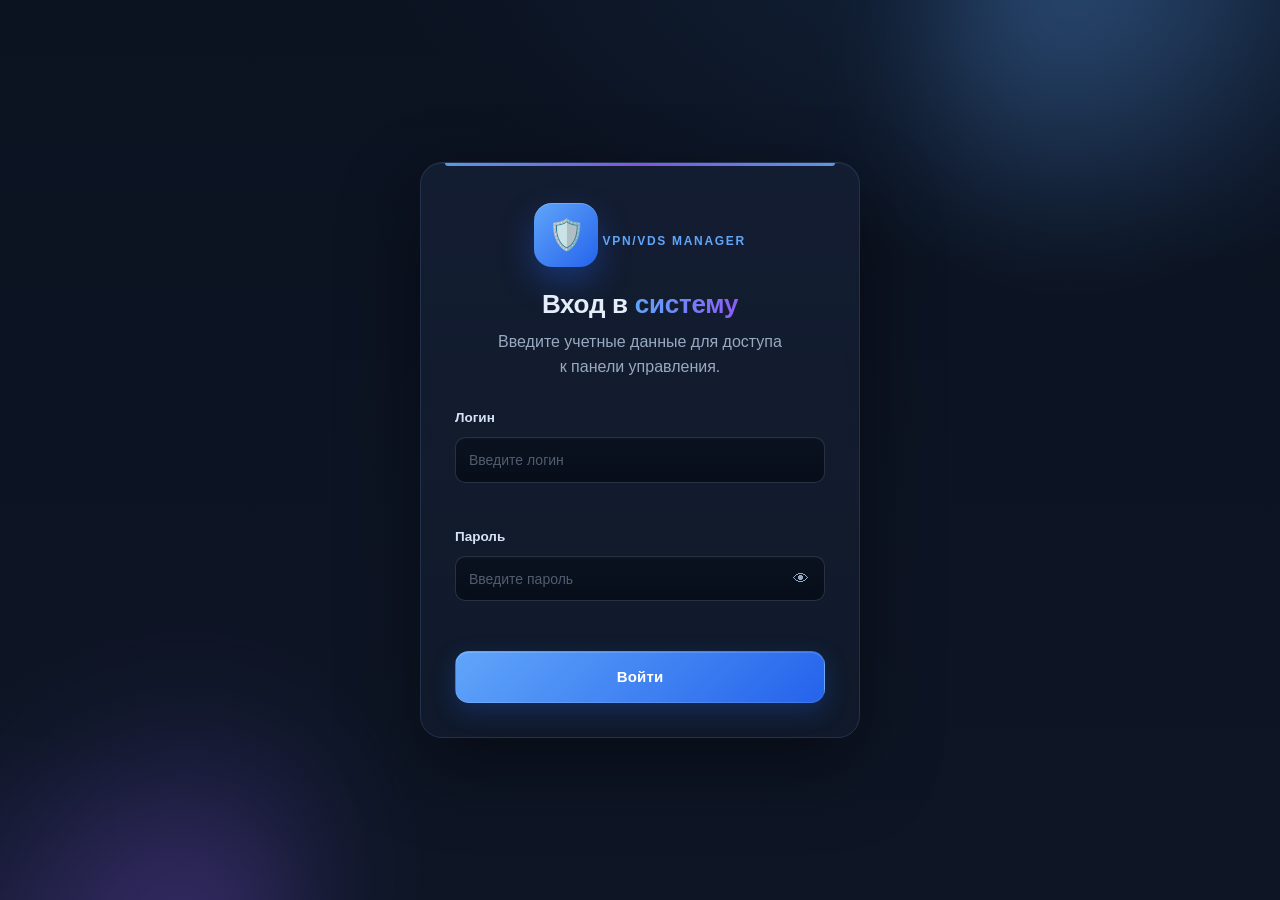
<file: vpn-manager/frontend/login.html>
<!doctype html>
<html lang="ru">
  <head>
    <meta charset="UTF-8" />
    <meta name="viewport" content="width=device-width, initial-scale=1.0" />
    <meta http-equiv="Cache-Control" content="no-cache, no-store, must-revalidate" />
    <meta http-equiv="Pragma" content="no-cache" />
    <meta http-equiv="Expires" content="0" />
    <title>VPN/VDS Manager - Вход</title>
    <script>
      (function(){
        var FORCE = "20260902b";
        try {
          var u = new URL(window.location.href);
          if (u.searchParams.get("v") !== FORCE) {
            u.searchParams.set("v", FORCE);
            u.searchParams.delete("debug");
            if (window.location.search !== u.search) {
              window.location.replace(u.toString());
              return;
            }
          }
        } catch(e){
          var loc = window.location;
          var q = loc.search;
          if (q.indexOf("v=" + FORCE) === -1) {
            window.location.replace(loc.pathname + "?v=" + FORCE + loc.hash);
            return;
          }
        }
      })();
    </script>
    <link rel="stylesheet" href="styles.css?v=20260902b" />
  </head>
  <body>
    <div class="login-layout">
      <div class="login-card panel">
        <div class="login-header">
          <div class="login-logo">🛡️</div>
          <p class="eyebrow">VPN/VDS Manager</p>
          <h1>Вход в <span class="title-accent">систему</span></h1>
          <p class="subtitle">Введите учетные данные для доступа к панели управления.</p>
        </div>

        <form id="login-form" class="login-form" novalidate onsubmit="event.preventDefault(); if(window._loginSubmit){ window._loginSubmit(); return false; } return false;">
          <label class="field">
            <span class="field-label">Логин</span>
            <input
              class="field-input"
              type="text"
              id="username"
              name="username"
              placeholder="Введите логин"
              autocomplete="username"
              required
            />
            <span class="field-error" data-error-for="username"></span>
          </label>

          <label class="field">
            <span class="field-label">Пароль</span>
            <div class="pw-wrap">
              <input
                class="field-input"
                type="password"
                id="password"
                name="password"
                placeholder="Введите пароль"
                autocomplete="current-password"
                required
              />
              <button type="button" id="pw-toggle" class="pw-toggle" aria-label="Показать пароль" title="Показать/скрыть пароль">👁</button>
            </div>
            <span class="field-error" data-error-for="password"></span>
          </label>

          <button type="submit" id="login-btn" class="btn btn-primary btn-login">
            Войти
          </button>
        </form>

        <div id="login-status" class="status status-loading" style="display: none;"></div>
      </div>
    </div>

    <script defer src="app.js?v=20260902b"></script>
  </body>
</html>
</file>
<file: vpn-manager/frontend/styles.css>
:root {
  color-scheme: dark;
  --bg: #0b1220;
  --bg-2: #0e1626;
  --panel: #111a2b;
  --panel-border: #22324d;
  --panel-soft: #162238;
  --text: #e5edf9;
  --muted: #99a9c2;
  --accent: #4aa3ff;
  --accent-2: #60a5fa;
  --accent-strong: #2563eb;
  --danger: #ef4444;
  --danger-soft: #ff7a7a;
  --success: #22c55e;
  --success-soft: #4ade80;
  --warning: #f59e0b;
  --warning-soft: #fbbf24;
  --violet: #8b5cf6;
  --shadow: 0 18px 45px rgba(0, 0, 0, 0.28);
  --shadow-lg: 0 30px 80px rgba(0, 0, 0, 0.45);
  --radius-sm: 10px;
  --radius-md: 14px;
  --radius-lg: 18px;
  --radius-xl: 22px;
  --t-fast: 120ms ease-out;
  --t: 200ms cubic-bezier(0.4, 0, 0.2, 1);
  --t-slow: 350ms cubic-bezier(0.4, 0, 0.2, 1);
  font-family: Inter, "Segoe UI", Roboto, Arial, sans-serif;
  -webkit-font-smoothing: antialiased;
  -moz-osx-font-smoothing: grayscale;
}

* { box-sizing: border-box; }

html, body { margin: 0; padding: 0; }

body {
  min-height: 100vh;
  background:
    radial-gradient(1200px 600px at 85% -10%, rgba(74,163,255,0.12), transparent 60%),
    radial-gradient(900px 500px at -10% 110%, rgba(139,92,246,0.10), transparent 55%),
    linear-gradient(180deg, var(--bg) 0%, var(--bg-2) 100%);
  background-attachment: fixed;
  color: var(--text);
  line-height: 1.45;
  transition: background var(--t-slow);
}

a { color: var(--accent-2); text-decoration: none; transition: color var(--t-fast); }
a:hover { color: #93c5fd; }

.layout { display: grid; gap: 24px; padding: 22px; }

.topbar {
  display: flex; align-items: center; justify-content: space-between;
  gap: 20px; padding: 18px 24px;
}

.panel {
  background: linear-gradient(180deg, rgba(20,30,50,0.96) 0%, rgba(17,26,43,0.94) 100%);
  border: 1px solid var(--panel-border);
  border-radius: var(--radius-xl);
  box-shadow: var(--shadow);
  backdrop-filter: blur(6px);
  transition: border-color var(--t), box-shadow var(--t), transform var(--t);
}

.panel-form,
.panel-preview,
.panel-settings {
  display: flex; flex-direction: column;
  min-height: 0;
}

.topbar-actions {
  display: flex; align-items: center; gap: 14px; flex-wrap: wrap;
}

.tab-btn {
  border: 1px solid rgba(153,169,194,0.18);
  border-radius: var(--radius-md);
  background: rgba(255,255,255,0.04);
  color: var(--text);
  padding: 12px 16px;
  font: inherit;
  font-weight: 600;
  cursor: pointer;
  text-decoration: none;
  display: inline-flex;
  align-items: center;
  justify-content: center;
  gap: 8px;
  transition: background var(--t), border-color var(--t), color var(--t), transform var(--t-fast), box-shadow var(--t);
  user-select: none;
  white-space: nowrap;
}
.tab-btn:hover {
  background: rgba(255,255,255,0.07);
  border-color: rgba(153,169,194,0.32);
  transform: translateY(-1px);
}
.tab-btn:active { transform: translateY(0); }

.tab-btn-active {
  border-color: rgba(74,163,255,0.55);
  background: linear-gradient(180deg, rgba(74,163,255,0.22) 0%, rgba(74,163,255,0.10) 100%);
  color: #ffffff;
  box-shadow: 0 0 0 1px rgba(74,163,255,0.25), 0 8px 24px rgba(37,99,235,0.18);
  position: relative;
  overflow: hidden;
}
.tab-btn-active::after {
  content: "";
  position: absolute;
  left: 14px; right: 14px; bottom: 4px;
  height: 2px; border-radius: 2px;
  background: linear-gradient(90deg, var(--accent), var(--accent-2));
  opacity: 0.9;
}

.tab-btn-icon { min-width: 48px; font-size: 20px; line-height: 1; }

.tab-btn-danger {
  border-color: rgba(239,68,68,0.35);
  background: rgba(239,68,68,0.12);
  color: #ffd4d4;
}
.tab-btn-danger:hover { background: rgba(239,68,68,0.22); }

.tab-panel { display: none; }
.tab-panel-active {
  display: block;
  animation: fadeSlide 180ms var(--t-slow);
}
@keyframes fadeSlide {
  from { opacity: 0; transform: translateY(6px); }
  to   { opacity: 1; transform: translateY(0); }
}

.workspace-grid {
  display: grid;
  grid-template-columns: minmax(360px, 470px) minmax(520px, 1fr);
  gap: 20px;
  align-items: start;
}

.panel-settings { min-height: calc(100vh - 140px); }

.panel-header { padding: 24px 24px 14px; }

.eyebrow {
  margin: 0 0 8px;
  color: var(--accent-2);
  font-size: 12px;
  font-weight: 700;
  letter-spacing: 0.14em;
  text-transform: uppercase;
  display: inline-flex; align-items: center; gap: 8px;
}

h1, h2, h3 { margin: 0; line-height: 1.2; letter-spacing: -0.01em; }
h1 { font-size: 30px; font-weight: 700; }
h2 { font-size: 20px; font-weight: 700; }
h3 { font-size: 16px; font-weight: 600; }

.title-accent {
  background: linear-gradient(90deg, var(--accent-2) 0%, var(--violet) 100%);
  -webkit-background-clip: text;
  background-clip: text;
  color: transparent;
  font-weight: 800;
}

.subtitle { margin: 10px 0 0; color: var(--muted); line-height: 1.55; max-width: 70ch; }

.settings-grid {
  display: grid;
  grid-template-columns: minmax(280px, 360px) minmax(420px, 1fr);
  gap: 16px;
  padding: 0 24px 24px;
}

.settings-section {
  padding: 18px;
  border-radius: var(--radius-lg);
  background: linear-gradient(180deg, rgba(26,38,62,0.92), rgba(22,34,56,0.95));
  border: 1px solid rgba(255,255,255,0.05);
  box-shadow: inset 0 1px 0 rgba(255,255,255,0.03);
  transition: border-color var(--t), transform var(--t-fast);
}
.settings-section:hover { border-color: rgba(74,163,255,0.18); }

.settings-section-wide,
.status { grid-column: 1 / -1; }

.section-heading {
  display: flex; align-items: center; justify-content: space-between;
  gap: 12px; margin-bottom: 14px;
}
.section-heading h2 { font-size: 16px; letter-spacing: 0; }

.profile-controls { display: grid; gap: 12px; }

.status {
  padding: 14px 16px;
  border-radius: var(--radius-md);
  border: 1px solid transparent;
  font-size: 14px;
  font-weight: 500;
  animation: fadeIn 220ms var(--t-slow);
  display: flex; align-items: flex-start; gap: 10px;
}
.status::before {
  content: "";
  width: 10px; height: 10px; border-radius: 50%;
  flex: 0 0 auto; margin-top: 5px;
  background: currentColor;
  box-shadow: 0 0 0 4px currentColor;
  opacity: 0.18;
}
@keyframes fadeIn { from { opacity: 0; transform: translateY(-2px);} to { opacity: 1; transform: none; } }

.status-loading {
  background: linear-gradient(90deg, rgba(74,163,255,0.14), rgba(139,92,246,0.10));
  border-color: rgba(74,163,255,0.3);
  color: #bfdbfe;
}
.status-loading::before { background: var(--accent); box-shadow: 0 0 0 4px rgba(74,163,255,0.25); opacity: 1; animation: pulse 1.2s ease-in-out infinite; }
@keyframes pulse { 0%, 100% { transform: scale(1);} 50% { transform: scale(1.35); } }

.status-success {
  background: linear-gradient(90deg, rgba(34,197,94,0.14), rgba(74,222,128,0.08));
  border-color: rgba(34,197,94,0.3);
  color: #bbf7d0;
}

.status-error {
  background: linear-gradient(90deg, rgba(239,68,68,0.16), rgba(239,68,68,0.08));
  border-color: rgba(239,68,68,0.35);
  color: #fecaca;
}

.form {
  display: grid;
  gap: 20px;
  padding: 0 24px 24px;
  overflow: auto;
  scrollbar-gutter: stable;
}

.section {
  padding: 20px;
  border-radius: var(--radius-lg);
  background: linear-gradient(180deg, rgba(26,38,62,0.95), rgba(22,34,56,0.96));
  border: 1px solid rgba(255,255,255,0.05);
  box-shadow: inset 0 1px 0 rgba(255,255,255,0.03);
  position: relative;
  overflow: hidden;
  transition: border-color var(--t), box-shadow var(--t);
}
.section:hover { border-color: rgba(74,163,255,0.22); }

.section-title {
  margin: 0 0 16px;
  font-size: 16px;
  font-weight: 700;
  display: inline-flex;
  align-items: center;
  gap: 10px;
  letter-spacing: -0.005em;
}
.section-icon {
  display: inline-flex;
  align-items: center; justify-content: center;
  width: 30px; height: 30px;
  border-radius: 10px;
  font-size: 16px;
  background: rgba(74,163,255,0.14);
  color: var(--accent-2);
  flex-shrink: 0;
  box-shadow: inset 0 0 0 1px rgba(74,163,255,0.18);
}

.section-grid {
  display: grid;
  gap: 18px;
}

.inline-summary {
  display: grid;
  gap: 8px;
  padding: 14px 16px;
  border-radius: var(--radius-md);
  background: rgba(9,17,30,0.9);
  border: 1px solid rgba(74,163,255,0.2);
  box-shadow: inset 0 0 0 1px rgba(74,163,255,0.04);
}
.inline-summary-label {
  color: var(--muted); font-size: 12.5px; font-weight: 500;
  letter-spacing: 0.02em;
}
.inline-summary-value { color: var(--text); font-size: 14.5px; word-break: break-word; font-weight: 500; }

.field { display: grid; gap: 10px; }
.field-checkbox {
  grid-template-columns: auto 1fr;
  align-items: start;
  gap: 10px 12px;
  padding: 10px 12px;
  border-radius: var(--radius-sm);
  background: rgba(9,17,30,0.55);
  border: 1px solid rgba(255,255,255,0.04);
  transition: background var(--t), border-color var(--t);
}
.field-checkbox:hover { background: rgba(9,17,30,0.8); border-color: rgba(74,163,255,0.18); }

.field-checkbox input[type="checkbox"] {
  margin-top: 2px; width: 18px; height: 18px; accent-color: var(--accent); cursor: pointer;
}

.field-checkbox .field-label,
.field-checkbox .field-help,
.field-checkbox .field-error { grid-column: 2; }

.field-disabled { opacity: 0.6; pointer-events: none; }

.field-label {
  font-size: 13.5px;
  font-weight: 600;
  color: #d6e3f6;
  display: inline-flex;
  align-items: center;
  gap: 6px;
}
.field-label-required::after {
  content: "*";
  color: var(--danger);
  font-weight: 700;
}

.field-help {
  color: var(--muted); font-size: 12.5px; line-height: 1.5;
}

.field-input,
.field textarea,
.field select {
  width: 100%;
  padding: 11.5px 13px;
  border: 1px solid rgba(153,169,194,0.22);
  border-radius: var(--radius-sm);
  background: linear-gradient(180deg, #0a1220, #070e1a);
  color: var(--text);
  font: inherit;
  font-size: 14px;
  transition: border-color var(--t-fast), box-shadow var(--t-fast), background var(--t-fast), transform var(--t-fast);
  box-shadow: inset 0 1px 0 rgba(255,255,255,0.02);
}
.field input::placeholder,
.field textarea::placeholder,
.field select::placeholder { color: rgba(153,169,194,0.5); }

.field-input:hover,
.field textarea:hover,
.field select:hover { border-color: rgba(153,169,194,0.34); }

.field-input:focus,
.field textarea:focus,
.field select:focus {
  outline: none;
  border-color: var(--accent);
  background: linear-gradient(180deg, #0c1629, #08101d);
  box-shadow:
    0 0 0 3px rgba(74,163,255,0.15),
    0 0 0 1px rgba(74,163,255,0.4);
}

.field textarea { min-height: 90px; resize: vertical; font-family: inherit; }

select.field-input,
.field select {
  cursor: pointer;
  appearance: none;
  -webkit-appearance: none;
  background-image:
    linear-gradient(45deg, transparent 50%, #99a9c2 50%),
    linear-gradient(135deg, #99a9c2 50%, transparent 50%);
  background-position: calc(100% - 20px) 19px, calc(100% - 14px) 19px;
  background-size: 6px 6px, 6px 6px;
  background-repeat: no-repeat;
  padding-right: 38px;
}

.button-row,
.button-column { display: flex; gap: 14px; }
.button-column { flex-direction: column; }
.button-row .btn, .button-column .btn { flex: 1; }

.field-error {
  min-height: 18px;
  color: #fca5a5;
  font-size: 12.5px;
  font-weight: 500;
}

.field-invalid .field-input,
.field-invalid textarea,
.field-invalid select {
  border-color: rgba(239,68,68,0.55) !important;
  box-shadow: 0 0 0 3px rgba(239,68,68,0.12) !important;
}

.actions {
  display: flex;
  gap: 16px;
  padding: 0 24px 24px;
  flex-wrap: wrap;
}

.btn {
  border: 1px solid transparent;
  border-radius: var(--radius-sm);
  padding: 12px 18px;
  font: inherit;
  font-weight: 600;
  font-size: 14px;
  cursor: pointer;
  text-decoration: none;
  display: inline-flex;
  align-items: center;
  justify-content: center;
  gap: 8px;
  transition: transform var(--t-fast), box-shadow var(--t-fast), background var(--t-fast), border-color var(--t-fast), color var(--t-fast), filter var(--t-fast);
  user-select: none;
  white-space: nowrap;
  letter-spacing: 0.01em;
}
.btn:disabled {
  opacity: 0.5;
  cursor: not-allowed;
  transform: none !important;
  filter: grayscale(0.3);
}

.btn-primary {
  background: linear-gradient(135deg, var(--accent-2) 0%, var(--accent-strong) 100%);
  color: #ffffff;
  box-shadow: 0 8px 24px rgba(37,99,235,0.25), inset 0 1px 0 rgba(255,255,255,0.15);
  border-color: rgba(255,255,255,0.08);
}
.btn-primary:hover:not(:disabled) {
  transform: translateY(-1.5px);
  box-shadow: 0 14px 32px rgba(37,99,235,0.33), inset 0 1px 0 rgba(255,255,255,0.2);
  filter: brightness(1.05);
}
.btn-primary:active:not(:disabled) { transform: translateY(0); }

.btn-secondary {
  background: rgba(255,255,255,0.06);
  color: var(--text);
  border-color: rgba(153,169,194,0.18);
}
.btn-secondary:hover:not(:disabled) {
  background: rgba(255,255,255,0.09);
  border-color: rgba(153,169,194,0.3);
  transform: translateY(-1px);
}

.btn-danger {
  background: rgba(239,68,68,0.16);
  color: #fecaca;
  border-color: rgba(239,68,68,0.32);
}
.btn-danger:hover:not(:disabled) {
  background: rgba(239,68,68,0.24);
  color: #ffffff;
  transform: translateY(-1px);
  box-shadow: 0 10px 28px rgba(239,68,68,0.2);
}

.btn-success {
  background: linear-gradient(135deg, #22c55e 0%, #16a34a 100%);
  color: white;
  border-color: rgba(255,255,255,0.08);
  box-shadow: 0 8px 24px rgba(34,197,94,0.22);
}
.btn-success:hover:not(:disabled) {
  transform: translateY(-1.5px);
  filter: brightness(1.06);
  box-shadow: 0 14px 32px rgba(34,197,94,0.30);
}

.btn-small, .btn-sm { padding: 8px 12px; font-size: 12.5px; border-radius: var(--radius-sm); }
.btn-lg { padding: 13.5px 22px; font-size: 15px; }

.btn .emoji { line-height: 1; }

.router-list {
  display: grid;
  gap: 14px;
  max-height: 360px;
  overflow: auto;
  margin-bottom: 16px;
  padding: 2px;
  scrollbar-gutter: stable;
}

.router-item {
  display: grid;
  grid-template-columns: 1fr auto;
  gap: 8px 16px;
  align-items: center;
  width: 100%;
  padding: 15px 16px;
  border: 1px solid rgba(153,169,194,0.15);
  border-radius: var(--radius-md);
  background: linear-gradient(180deg, rgba(12,20,36,0.88), rgba(9,17,30,0.9));
  color: var(--text);
  text-align: left;
  cursor: pointer;
  transition: border-color var(--t-fast), transform var(--t-fast), background var(--t-fast), box-shadow var(--t-fast);
  position: relative;
}
.router-item::before {
  content: "";
  position: absolute;
  left: 0; top: 0; bottom: 0;
  width: 3px;
  background: linear-gradient(180deg, var(--accent), var(--violet));
  border-radius: 3px 0 0 3px;
  opacity: 0;
  transition: opacity var(--t);
}
.router-item:hover {
  border-color: rgba(74,163,255,0.4);
  background: linear-gradient(180deg, rgba(16,28,50,0.95), rgba(12,20,36,0.95));
  transform: translateX(2px);
  box-shadow: 0 10px 24px rgba(0,0,0,0.22);
}
.router-item:hover::before { opacity: 1; }

.router-item.active {
  border-color: var(--accent);
  background: linear-gradient(180deg, rgba(20,36,64,0.98), rgba(14,26,48,0.98));
  box-shadow: inset 0 0 0 1px rgba(74,163,255,0.3), 0 10px 24px rgba(37,99,235,0.14);
}
.router-item.active::before { opacity: 1; width: 4px; }

.router-name { font-size: 14px; font-weight: 600; letter-spacing: -0.005em; }
.router-meta { color: var(--muted); font-size: 12px; grid-column: 1 / -1; }

.meta {
  display: grid;
  grid-template-columns: repeat(auto-fit, minmax(180px, 1fr));
  gap: 12px;
  padding: 0 24px 16px;
}

.preview-actions {
  display: flex;
  justify-content: flex-end;
  gap: 10px;
  padding: 0 24px 16px;
  flex-wrap: wrap;
}

.meta-card {
  padding: 14px 16px;
  border-radius: var(--radius-md);
  background: linear-gradient(180deg, rgba(26,38,62,0.95), rgba(22,34,56,0.95));
  border: 1px solid rgba(255,255,255,0.05);
  box-shadow: inset 0 1px 0 rgba(255,255,255,0.03);
  display: grid;
  gap: 4px;
}

.meta-label {
  display: block;
  color: var(--muted);
  font-size: 12px;
  font-weight: 500;
  letter-spacing: 0.04em;
}
.meta-value {
  font-size: 15px;
  font-weight: 700;
  color: var(--text);
}

.preview {
  flex: 1 1 auto;
  margin: 0 24px 24px;
  padding: 18px;
  min-height: 680px;
  max-height: calc(100vh - 260px);
  overflow: auto;
  border-radius: var(--radius-lg);
  border: 1px solid rgba(153,169,194,0.2);
  background:
    radial-gradient(800px 400px at 0% 0%, rgba(74,163,255,0.04), transparent 60%),
    linear-gradient(180deg, #070e1a, #050912);
  color: #dce7f8;
  font: 13px/1.6 ui-monospace, SFMono-Regular, Menlo, Consolas, Monaco, monospace;
  resize: vertical;
  box-shadow: inset 0 0 0 1px rgba(255,255,255,0.02);
  white-space: pre;
  word-wrap: normal;
  scrollbar-gutter: stable;
}
.preview::selection { background: rgba(74,163,255,0.35); color: white; }

@media (max-width: 1180px) {
  .workspace-grid, .settings-grid { grid-template-columns: 1fr; }
  .preview { min-height: 420px; max-height: 520px; }
  .topbar { flex-direction: column; align-items: stretch; }
  .topbar-actions { justify-content: space-between; }
}

/* ===== LOGIN ===== */
.login-layout {
  min-height: 100vh;
  display: flex;
  align-items: center;
  justify-content: center;
  padding: 24px;
  position: relative;
  overflow: hidden;
}
.login-layout::before,
.login-layout::after {
  content: "";
  position: absolute;
  border-radius: 50%;
  filter: blur(60px);
  opacity: 0.35;
  pointer-events: none;
  animation: drift 18s ease-in-out infinite alternate;
}
.login-layout::before {
  width: 480px; height: 480px;
  background: radial-gradient(circle at 30% 30%, var(--accent-2), transparent 60%);
  top: -160px; right: -120px;
}
.login-layout::after {
  width: 420px; height: 420px;
  background: radial-gradient(circle at 70% 70%, var(--violet), transparent 60%);
  bottom: -160px; left: -100px;
  animation-delay: -6s;
}
@keyframes drift {
  from { transform: translate(0, 0) scale(1); }
  to   { transform: translate(-30px, 20px) scale(1.08); }
}

.login-card {
  position: relative;
  width: 100%;
  max-width: 440px;
  padding: 40px 34px 34px;
  z-index: 1;
  box-shadow: var(--shadow-lg), inset 0 1px 0 rgba(255,255,255,0.05);
}
.login-card::before {
  content: "";
  position: absolute;
  top: 0; left: 24px; right: 24px;
  height: 3px; border-radius: 0 0 3px 3px;
  background: linear-gradient(90deg, var(--accent-2), var(--violet), var(--accent-2));
  opacity: 0.9;
}

.login-logo {
  width: 64px; height: 64px;
  border-radius: 18px;
  display: inline-flex;
  align-items: center; justify-content: center;
  background: linear-gradient(135deg, var(--accent-2), var(--accent-strong));
  color: white;
  font-size: 30px;
  margin: 0 auto 18px;
  box-shadow: 0 14px 32px rgba(37,99,235,0.35), inset 0 1px 0 rgba(255,255,255,0.2);
}

.login-header { text-align: center; margin-bottom: 28px; }
.login-header h1 {
  font-size: 26px;
  margin-top: 4px;
  font-weight: 700;
}
.login-header .subtitle { text-align: center; max-width: 32ch; margin-left: auto; margin-right: auto; }

.login-form { display: grid; gap: 16px; }

.btn-login {
  width: 100%;
  padding: 14px 20px;
  font-size: 15px;
  margin-top: 6px;
  border-radius: var(--radius-md);
}

/* ===== DASHBOARD ===== */
.dashboard-panel {
  display: grid;
  gap: 20px;
}

.stats-grid {
  display: grid;
  grid-template-columns: repeat(auto-fit, minmax(220px, 1fr));
  gap: 16px;
}

.stat-card {
  display: flex;
  align-items: center;
  gap: 16px;
  padding: 20px;
  position: relative;
  overflow: hidden;
}
.stat-card::before {
  content: "";
  position: absolute;
  top: 0; right: 0; width: 120px; height: 120px;
  border-radius: 50%;
  filter: blur(30px);
  opacity: 0.12;
}

.stat-icon {
  width: 56px; height: 56px;
  border-radius: 16px;
  display: flex;
  align-items: center; justify-content: center;
  font-size: 24px;
  flex-shrink: 0;
  position: relative;
  z-index: 1;
  box-shadow: inset 0 1px 0 rgba(255,255,255,0.1);
}

.stat-icon-total {
  background: linear-gradient(135deg, rgba(74,163,255,0.22), rgba(74,163,255,0.08));
  color: var(--accent-2);
  box-shadow: inset 0 0 0 1px rgba(74,163,255,0.25);
}
.stat-card:has(.stat-icon-total)::before { background: var(--accent); }

.stat-icon-online {
  background: linear-gradient(135deg, rgba(34,197,94,0.22), rgba(34,197,94,0.08));
  color: var(--success-soft);
  box-shadow: inset 0 0 0 1px rgba(34,197,94,0.25);
}
.stat-card:has(.stat-icon-online)::before { background: var(--success); }

.stat-icon-traffic {
  background: linear-gradient(135deg, rgba(245,158,11,0.22), rgba(245,158,11,0.08));
  color: var(--warning-soft);
  box-shadow: inset 0 0 0 1px rgba(245,158,11,0.25);
}
.stat-card:has(.stat-icon-traffic)::before { background: var(--warning); }

.stat-icon-offline {
  background: linear-gradient(135deg, rgba(239,68,68,0.22), rgba(239,68,68,0.08));
  color: var(--danger-soft);
  box-shadow: inset 0 0 0 1px rgba(239,68,68,0.25);
}
.stat-card:has(.stat-icon-offline)::before { background: var(--danger); }

.stat-icon-sessions {
  background: linear-gradient(135deg, rgba(139,92,246,0.22), rgba(139,92,246,0.08));
  color: #c4b5fd;
  box-shadow: inset 0 0 0 1px rgba(139,92,246,0.25);
}
.stat-card:has(.stat-icon-sessions)::before { background: var(--violet); }

.stat-content {
  display: grid;
  gap: 3px;
  min-width: 0;
  z-index: 1;
}

.stat-label {
  color: var(--muted);
  font-size: 12.5px;
  font-weight: 500;
  letter-spacing: 0.03em;
}

.stat-value {
  font-size: 28px;
  font-weight: 800;
  line-height: 1.05;
  letter-spacing: -0.02em;
}
.stat-value-small { font-size: 22px; font-weight: 700; }
.stat-value-success { color: var(--success-soft); }
.stat-value-danger  { color: var(--danger-soft); }
.stat-value-accent  { color: var(--accent-2); }
.stat-value-warning { color: var(--warning-soft); }
.stat-meta { margin: 2px 0 0 0; font-size: 11.5px; color: var(--muted); letter-spacing: 0.01em; }

.dashboard-actions {
  display: flex;
  flex-wrap: wrap;
  gap: 16px;
}

.panel-table { overflow: hidden; }
.panel-header + .dashboard-actions { padding: 0 24px 16px; }

.table-wrapper {
  padding: 0 24px 24px;
  overflow-x: auto;
  scrollbar-gutter: stable;
}

.routers-table, table.routers-table {
  width: 100%;
  border-collapse: separate;
  border-spacing: 0;
  font-size: 14px;
  border-radius: var(--radius-md);
  overflow: hidden;
}

.routers-table th,
.routers-table td {
  padding: 14px 16px;
  text-align: left;
  vertical-align: middle;
  border-bottom: 1px solid rgba(153,169,194,0.09);
}

.routers-table th {
  color: var(--muted);
  font-size: 11.5px;
  font-weight: 600;
  text-transform: uppercase;
  letter-spacing: 0.08em;
  background: rgba(22,34,56,0.6);
  backdrop-filter: blur(2px);
  position: sticky;
  top: 0;
  z-index: 2;
}
.routers-table th:first-child { border-top-left-radius: var(--radius-md); }
.routers-table th:last-child  { border-top-right-radius: var(--radius-md); }

.routers-table tbody tr { transition: background var(--t-fast); }
.routers-table tbody tr:hover {
  background: rgba(74,163,255,0.06);
}
.routers-table tbody tr:nth-child(even) { background: rgba(255,255,255,0.008); }
.routers-table tbody tr:nth-child(even):hover { background: rgba(74,163,255,0.07); }

.routers-table tbody tr:last-child td { border-bottom: 0; }

.table-loading,
.table-empty,
.table-error {
  text-align: center;
  padding: 40px 20px !important;
  color: var(--muted);
  font-style: italic;
}
.table-empty { color: #64748b; }
.table-error { color: var(--danger-soft); font-style: normal; font-weight: 500; }

/* ---- Status badges ---- */
.status-badge {
  display: inline-flex;
  align-items: center;
  gap: 8px;
  padding: 5px 12px;
  border-radius: 999px;
  font-size: 12.5px;
  font-weight: 600;
  white-space: nowrap;
  letter-spacing: 0.01em;
}
.status-badge::before {
  content: "";
  width: 8px; height: 8px;
  border-radius: 50%;
  flex-shrink: 0;
}

.status-online {
  background: rgba(34,197,94,0.14);
  color: #86efac;
  box-shadow: inset 0 0 0 1px rgba(34,197,94,0.22);
}
.status-online::before {
  background: var(--success-soft);
  box-shadow: 0 0 0 3px rgba(34,197,94,0.2);
  animation: blink 1.8s ease-in-out infinite;
}
@keyframes blink { 0%, 100% { opacity: 1; } 50% { opacity: 0.55; } }

.status-offline {
  background: rgba(239,68,68,0.14);
  color: #fca5a5;
  box-shadow: inset 0 0 0 1px rgba(239,68,68,0.22);
}
.status-offline::before { background: var(--danger-soft); box-shadow: 0 0 0 3px rgba(239,68,68,0.18); }

.status-warning {
  background: rgba(245,158,11,0.14);
  color: #fcd34d;
  box-shadow: inset 0 0 0 1px rgba(245,158,11,0.22);
}
.status-warning::before { background: var(--warning-soft); box-shadow: 0 0 0 3px rgba(245,158,11,0.18); }

.traffic-value { font-variant-numeric: tabular-nums; font-weight: 600; }

/* ---- Pills / Protocol / Small helpers ---- */
.pill {
  display: inline-block;
  padding: 2px 10px;
  font-size: 11.5px;
  border-radius: 999px;
  letter-spacing: 0.02em;
  font-weight: 600;
}
.pill-proto {
  background: rgba(99,102,241,0.12);
  color: #a5b4fc;
  box-shadow: inset 0 0 0 1px rgba(99,102,241,0.22);
}
.pill-l2tp { background: rgba(74,163,255,0.12); color: #93c5fd; box-shadow: inset 0 0 0 1px rgba(74,163,255,0.2); }
.pill-sstp { background: rgba(34,197,94,0.12); color: #86efac; box-shadow: inset 0 0 0 1px rgba(34,197,94,0.2); }

.mono {
  font-family: ui-monospace, SFMono-Regular, Menlo, Consolas, Monaco, monospace;
  font-size: 12.5px;
  background: rgba(74,163,255,0.08);
  color: #93c5fd;
  padding: 2px 8px;
  border-radius: 6px;
  box-shadow: inset 0 0 0 1px rgba(74,163,255,0.15);
}
.muted { color: var(--muted); }
.small { font-size: 11.5px; margin-top: 2px; }

.actions-col { display: flex; flex-wrap: wrap; gap: 12px; align-items: center; }

/* --- Field with generate btn / suffix button --- */
.field-row {
  display: flex; gap: 8px; align-items: stretch;
}
.field-row .field-input { flex: 1 1 auto; min-width: 0; }
.field-row .btn {
  white-space: nowrap;
  padding: 0 14px;
}

.section-wan {
  border-top: 2px solid rgba(74,163,255,0.2);
  background:
    linear-gradient(180deg, rgba(74,163,255,0.05) 0%, transparent 25%),
    linear-gradient(180deg, rgba(26,38,62,0.95), rgba(22,34,56,0.96));
}
.section-vpn {
  border-top: 2px solid rgba(139,92,246,0.22);
}
.section-routes {
  border-top: 2px solid rgba(245,158,11,0.22);
}
.section-lan { border-top: 2px solid rgba(34,197,94,0.22); }
.section-wifi { border-top: 2px solid rgba(236,72,153,0.22); }

.section-dashboard {
  border-top: 2px solid rgba(74,163,255,0.28);
  background: linear-gradient(180deg, rgba(74,163,255,0.06) 0%, transparent 22%), linear-gradient(180deg, rgba(26,38,62,0.95), rgba(22,34,56,0.96));
}
.section-sessions {
  border-top: 2px solid rgba(139,92,246,0.28);
}
.section-users {
  border-top: 2px solid rgba(34,197,94,0.28);
}

/* ===== COLLAPSIBLE ACCORDION ===== */
.collapsible {
  transition: box-shadow var(--t) ease;
}
.collapsible-header {
  display: flex;
  align-items: center;
  gap: 18px;
  padding: 20px 24px;
  cursor: pointer;
  user-select: none;
  border-radius: var(--radius-md) var(--radius-md) 0 0;
  transition: background var(--t) ease;
}
.collapsible-header:hover {
  background: rgba(74,163,255,0.05);
}
.section .section-title {
  padding: 20px 24px 16px 24px;
  user-select: none;
}
.collapsible-title {
  font-size: 1.15rem;
  font-weight: 600;
  margin: 0;
  color: var(--text-1);
  flex: 1 1 auto;
}
.chevron {
  display: inline-flex;
  align-items: center;
  justify-content: center;
  width: 26px;
  height: 26px;
  border-radius: 50%;
  font-size: 0.72rem;
  color: var(--text-3);
  background: rgba(255,255,255,0.04);
  transition: transform var(--t) ease, background var(--t-fast) ease, color var(--t-fast) ease;
  flex: 0 0 auto;
  margin-left: auto;
}
.collapsible-header:hover .chevron,
.section-title:hover .chevron {
  background: rgba(74,163,255,0.15);
  color: #9cc5ff;
}
.collapsible:not(.is-open) > .collapsible-header .chevron,
.collapsible:not(.is-open) > .section-title .chevron {
  transform: rotate(-90deg);
}
.collapsible-body {
  max-height: 5000px;
  overflow: hidden;
  opacity: 1;
  transition: max-height var(--t-slow) cubic-bezier(0.22, 1, 0.36, 1),
              opacity var(--t) ease,
              padding var(--t) ease;
  padding: 0 24px 24px 24px;
}
.collapsible:not(.is-open) > .collapsible-body {
  max-height: 0;
  opacity: 0;
  padding-top: 0;
  padding-bottom: 0;
  pointer-events: none;
  margin-top: -4px;
}
.section.collapsible:not(.is-open) {
  padding-bottom: 0;
}
.section.collapsible > .section-title .section-icon {
  margin-right: 0;
}

/* ===== MODAL ===== */
.modal {
  position: fixed;
  inset: 0;
  display: flex;
  align-items: center;
  justify-content: center;
  z-index: 1000;
  padding: 20px;
  animation: fadeSlide 150ms var(--t-slow);
}
.modal-overlay {
  position: absolute;
  inset: 0;
  background: rgba(3,7,18,0.82);
  backdrop-filter: blur(6px);
  -webkit-backdrop-filter: blur(6px);
}
.modal-card {
  position: relative;
  width: 100%;
  max-width: 520px;
  padding: 28px;
  z-index: 1;
  box-shadow: var(--shadow-lg);
  border-radius: var(--radius-xl);
  animation: popIn 220ms var(--t-slow);
}
@keyframes popIn {
  from { opacity: 0; transform: translateY(10px) scale(0.98); }
  to   { opacity: 1; transform: none; }
}

.modal-header { margin-bottom: 20px; }
#password-form .field,
#vpn-user-form .field { margin-bottom: 14px; }

#password-form .button-row,
#vpn-user-form .button-row {
  margin-top: 20px;
  display: flex;
  gap: 12px;
  justify-content: flex-end;
}

.modal-header .eyebrow { margin-bottom: 6px; }
.modal-header h2 { margin: 0 0 6px 0; }

/* ===== SMALL RESPONSIVE ===== */
@media (max-width: 720px) {
  .routers-table th, .routers-table td { padding: 10px 12px; font-size: 13px; }
  .stat-value { font-size: 22px; }
  .layout { padding: 14px; gap: 14px; }
  .login-card { padding: 30px 22px; }
  .login-layout { padding: 16px; }
}

@media (max-width: 980px) {
  #routers-table th:nth-child(2),
  #routers-table td:nth-child(2),
  #routers-table th:nth-child(4),
  #routers-table td:nth-child(4),
  #sessions-table th:nth-child(4),
  #sessions-table td:nth-child(4),
  #sessions-table th:nth-child(6),
  #sessions-table td:nth-child(6),
  #users-table th:nth-child(5),
  #users-table td:nth-child(5) {
    display: none;
  }
}

/* ===== GHOST BUTTON (used in confirm modal) ===== */
.btn-ghost {
  background: transparent;
  color: var(--muted);
  border-color: rgba(153, 169, 194, 0.22);
}
.btn-ghost:hover:not(:disabled) {
  background: rgba(255, 255, 255, 0.05);
  color: var(--text);
  border-color: rgba(153, 169, 194, 0.38);
  transform: translateY(-1px);
}

/* ===== TOAST SYSTEM ===== */
.toast-container {
  position: fixed;
  right: 20px;
  bottom: 20px;
  display: flex;
  flex-direction: column;
  gap: 10px;
  z-index: 9999;
  max-width: min(420px, calc(100vw - 40px));
  pointer-events: none;
}
.toast {
  display: flex;
  align-items: flex-start;
  gap: 10px;
  padding: 14px 16px;
  border-radius: var(--radius-md);
  background: var(--panel);
  border: 1px solid var(--panel-border);
  box-shadow: var(--shadow-lg);
  opacity: 0;
  transform: translateY(8px) scale(0.985);
  pointer-events: auto;
  backdrop-filter: blur(6px);
  white-space: pre-line;
  line-height: 1.45;
  font-size: 14px;
}
.toast-icon { font-size: 18px; line-height: 1.3; flex-shrink: 0; }
.toast-msg { flex: 1 1 auto; min-width: 0; }
.toast-close {
  background: transparent;
  border: 0;
  color: var(--muted);
  font-size: 22px;
  line-height: 0.7;
  cursor: pointer;
  padding: 2px 4px;
  margin-left: 4px;
  border-radius: 6px;
  transition: color var(--t-fast), background var(--t-fast);
  flex-shrink: 0;
}
.toast-close:hover { color: var(--text); background: rgba(255,255,255,0.07); }

.toast-success {
  background: linear-gradient(180deg, rgba(34, 197, 94, 0.18), rgba(34, 197, 94, 0.10));
  border-color: rgba(34, 197, 94, 0.38);
}
.toast-error {
  background: linear-gradient(180deg, rgba(239, 68, 68, 0.18), rgba(239, 68, 68, 0.10));
  border-color: rgba(239, 68, 68, 0.38);
}
.toast-warn {
  background: linear-gradient(180deg, rgba(245, 158, 11, 0.18), rgba(245, 158, 11, 0.10));
  border-color: rgba(245, 158, 11, 0.38);
}
.toast-info {
  background: linear-gradient(180deg, rgba(74, 163, 255, 0.16), rgba(74, 163, 255, 0.08));
  border-color: rgba(74, 163, 255, 0.34);
}

/* ===== MODAL OVERLAY + CONFIRM DIALOG ===== */
.modal-overlay {
  position: fixed;
  inset: 0;
  z-index: 9998;
  background: rgba(6, 10, 20, 0.62);
  backdrop-filter: blur(4px);
  opacity: 0;
  display: flex;
  align-items: center;
  justify-content: center;
  padding: 16px;
  transition: opacity 0.2s ease;
}
.confirm-dialog {
  width: 100%;
  max-width: 460px;
  background: var(--panel);
  border: 1px solid var(--panel-border);
  border-radius: var(--radius-lg);
  box-shadow: var(--shadow-lg);
  padding: 22px 24px 18px;
}
.confirm-title {
  font-weight: 700;
  font-size: 17px;
  margin-bottom: 10px;
  color: var(--text);
}
.confirm-message {
  color: var(--muted);
  font-size: 14px;
  margin-bottom: 20px;
}
.confirm-actions {
  display: flex;
  gap: 12px;
  justify-content: flex-end;
}
.confirm-actions .btn { min-width: 100px; }

/* ===== HORIZONTAL TABLE SCROLL WRAP ===== */
.table-wrap {
  width: 100%;
  overflow-x: auto;
  -webkit-overflow-scrolling: touch;
  overflow-y: hidden;
  border-radius: var(--radius-md);
  margin: 0;
}
.table-wrap > table {
  min-width: 100%;
  width: max-content;
}

/* ===== SEARCH INPUT (dashboard) ===== */
.search-input {
  width: 100%;
  padding: 12px 14px;
  border-radius: var(--radius-md);
  background: rgba(255,255,255,0.04);
  border: 1px solid rgba(153,169,194,0.22);
  color: var(--text);
  font: inherit;
  font-size: 14px;
  transition: border-color var(--t-fast), background var(--t-fast), box-shadow var(--t-fast);
}
.search-input::placeholder { color: var(--muted); opacity: 0.8; }
.search-input:focus {
  outline: none;
  border-color: var(--accent-2);
  background: rgba(74, 163, 255, 0.05);
  box-shadow: 0 0 0 3px rgba(74, 163, 255, 0.14);
}

/* ===== LOGIN PASSWORD TOGGLE ===== */
.pw-wrap { position: relative; display: block; }
.pw-toggle {
  position: absolute;
  right: 10px;
  top: 50%;
  transform: translateY(-50%);
  background: transparent;
  border: 0;
  cursor: pointer;
  padding: 4px 6px;
  border-radius: 8px;
  color: var(--muted);
  font-size: 16px;
  transition: color var(--t-fast), background var(--t-fast);
  user-select: none;
  z-index: 2;
}
.pw-toggle:hover {
  color: var(--text);
  background: rgba(255,255,255,0.06);
}

/* ===== MOBILE (<= 640px) RESPONSIVE ===== */
@media (max-width: 640px) {
  body { padding-bottom: 120px; }
  .layout { padding: 14px; gap: 14px; }
  .topbar {
    flex-wrap: wrap;
    gap: 12px;
    padding: 14px;
  }
  .topbar-actions { width: 100%; justify-content: flex-start; }
  .panel { border-radius: var(--radius-lg); }
  .form-row {
    grid-template-columns: 1fr !important;
    gap: 10px;
  }
  .confirm-actions {
    flex-direction: column-reverse;
  }
  .confirm-actions .btn { width: 100%; min-width: 0; }
  .toast-container {
    left: 12px;
    right: 12px;
    bottom: 12px;
    max-width: none;
  }
  .routers-table th, .routers-table td {
    padding: 10px 12px;
    font-size: 13px;
  }
}
</file>
